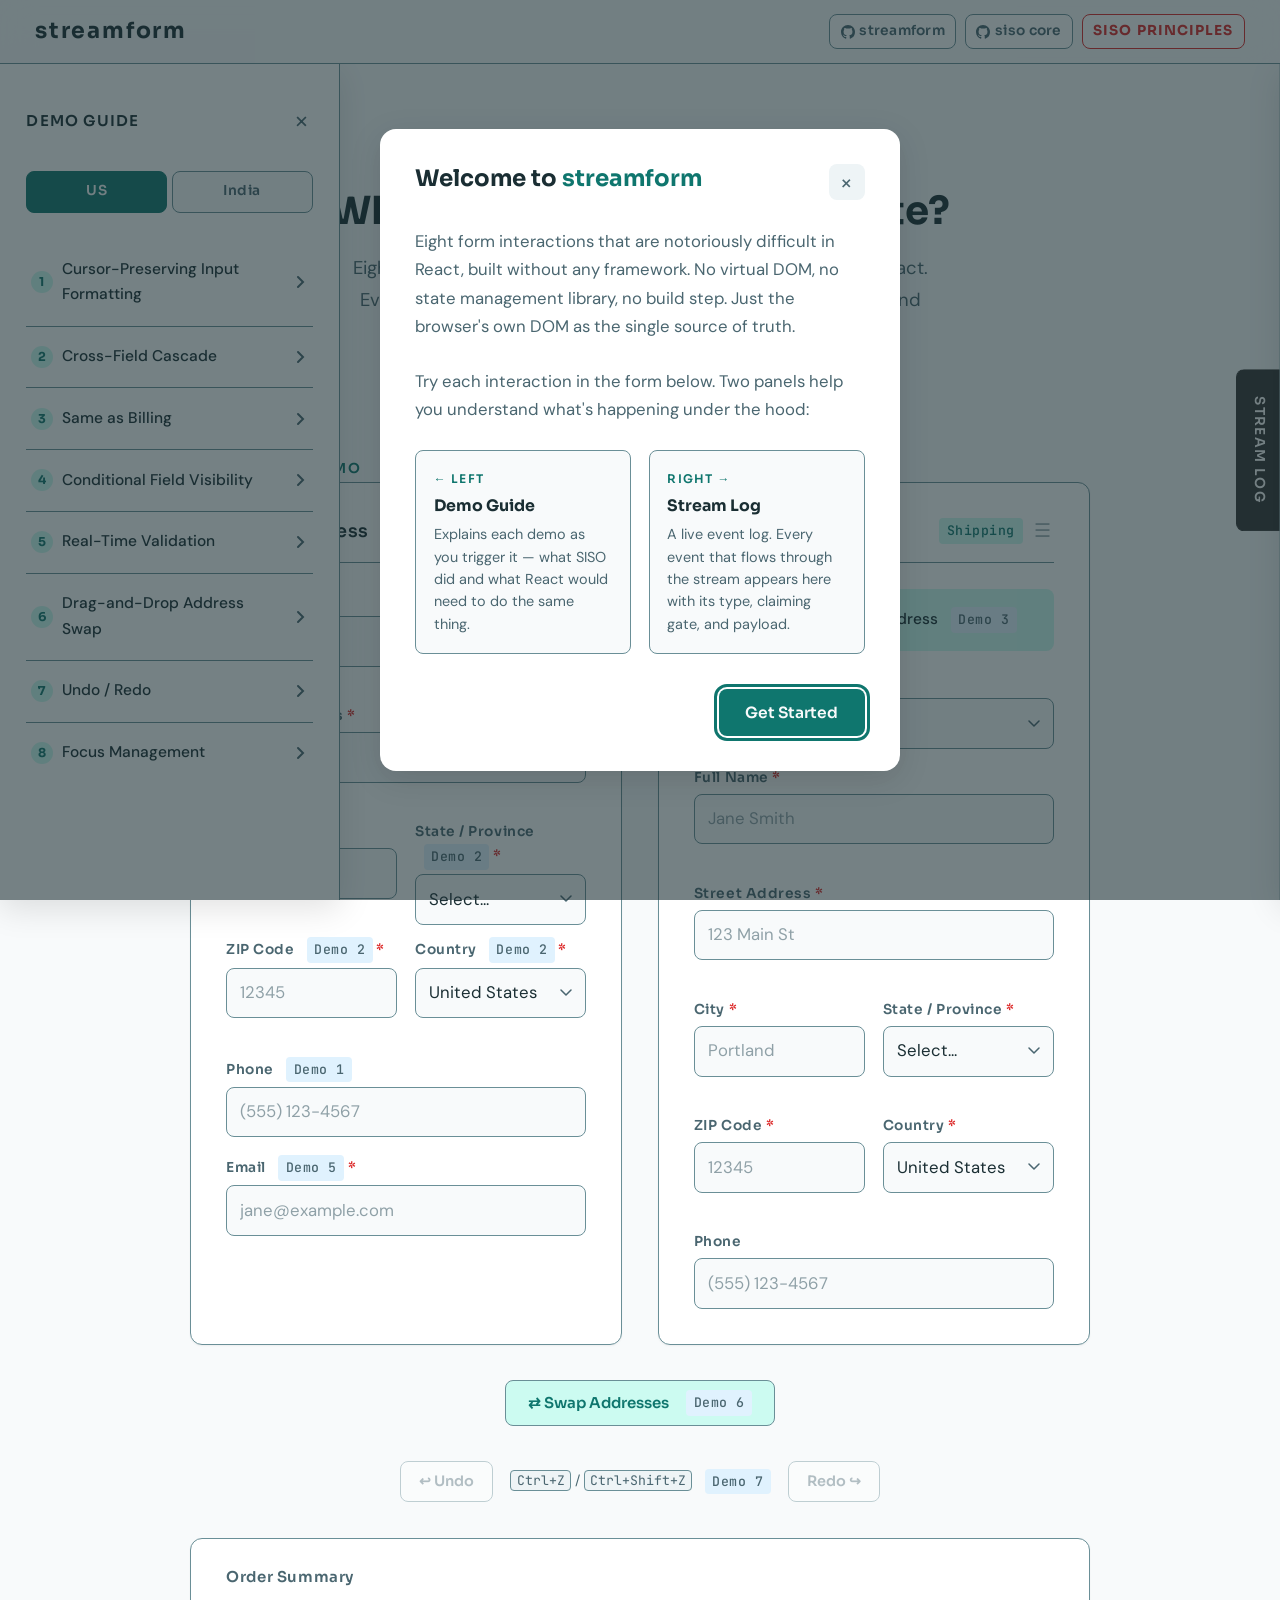
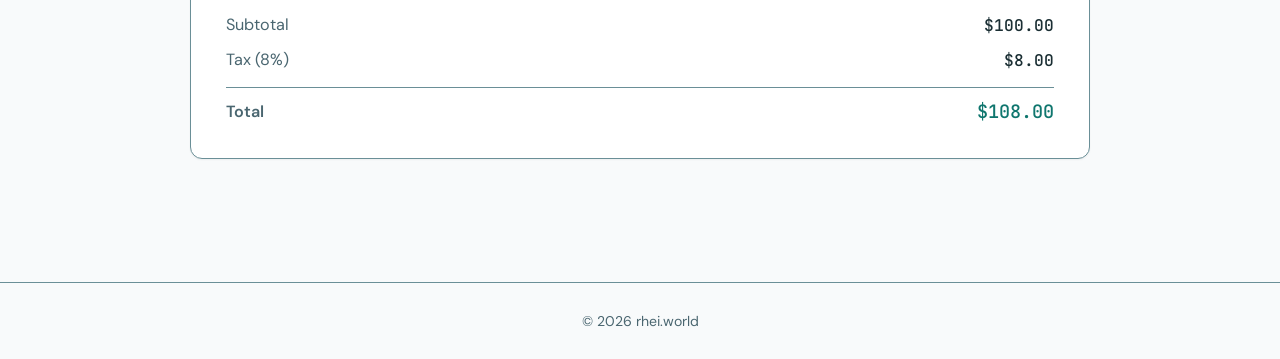
<file: index.html>
<!DOCTYPE html>
<html lang="en">
<head>
  <meta charset="utf-8">
  <meta name="viewport" content="width=device-width, initial-scale=1">
  <title>streamform</title>

  <!-- Fonts -->
  <link rel="preconnect" href="https://fonts.googleapis.com">
  <link rel="preconnect" href="https://fonts.gstatic.com" crossorigin>
  <link href="https://fonts.googleapis.com/css2?family=DM+Sans:wght@400;500;700&family=JetBrains+Mono:wght@400;500&family=Sora:wght@400;600;700&display=swap" rel="stylesheet">

  <!-- CSS -->
  <link rel="stylesheet" href="css/tokens.css">
  <link rel="stylesheet" href="css/reset.css">
  <link rel="stylesheet" href="css/a11y.css">
  <link rel="stylesheet" href="css/layout.css">
  <link rel="stylesheet" href="css/form.css">
  <link rel="stylesheet" href="css/modal.css">
  <link rel="stylesheet" href="css/streamlog.css">
  <link rel="stylesheet" href="css/sidebar.css">
</head>
<body>

  <a href="#main" class="skip-link">Skip to main content</a>

  <header class="site-header" role="banner">
    <a href="https://streamform.rhei.world" class="logo" aria-label="streamform home">streamform</a>
    <nav class="header-nav" aria-label="Project links">
      <a class="header-btn" href="https://github.com/anthropics/streamform" target="_blank" rel="noopener">
        <svg class="header-btn-icon" viewBox="0 0 16 16" fill="currentColor"><path d="M8 0C3.58 0 0 3.58 0 8c0 3.54 2.29 6.53 5.47 7.59.4.07.55-.17.55-.38 0-.19-.01-.82-.01-1.49-2.01.37-2.53-.49-2.69-.94-.09-.23-.48-.94-.82-1.13-.28-.15-.68-.52-.01-.53.63-.01 1.08.58 1.23.82.72 1.21 1.87.87 2.33.66.07-.52.28-.87.51-1.07-1.78-.2-3.64-.89-3.64-3.95 0-.87.31-1.59.82-2.15-.08-.2-.36-1.02.08-2.12 0 0 .67-.21 2.2.82.64-.18 1.32-.27 2-.27s1.36.09 2 .27c1.53-1.04 2.2-.82 2.2-.82.44 1.1.16 1.92.08 2.12.51.56.82 1.27.82 2.15 0 3.07-1.87 3.75-3.65 3.95.29.25.54.73.54 1.48 0 1.07-.01 1.93-.01 2.2 0 .21.15.46.55.38A8.01 8.01 0 0016 8c0-4.42-3.58-8-8-8z"/></svg>
        streamform
      </a>
      <a class="header-btn" href="https://github.com/anthropics/siso-core" target="_blank" rel="noopener">
        <svg class="header-btn-icon" viewBox="0 0 16 16" fill="currentColor"><path d="M8 0C3.58 0 0 3.58 0 8c0 3.54 2.29 6.53 5.47 7.59.4.07.55-.17.55-.38 0-.19-.01-.82-.01-1.49-2.01.37-2.53-.49-2.69-.94-.09-.23-.48-.94-.82-1.13-.28-.15-.68-.52-.01-.53.63-.01 1.08.58 1.23.82.72 1.21 1.87.87 2.33.66.07-.52.28-.87.51-1.07-1.78-.2-3.64-.89-3.64-3.95 0-.87.31-1.59.82-2.15-.08-.2-.36-1.02.08-2.12 0 0 .67-.21 2.2.82.64-.18 1.32-.27 2-.27s1.36.09 2 .27c1.53-1.04 2.2-.82 2.2-.82.44 1.1.16 1.92.08 2.12.51.56.82 1.27.82 2.15 0 3.07-1.87 3.75-3.65 3.95.29.25.54.73.54 1.48 0 1.07-.01 1.93-.01 2.2 0 .21.15.46.55.38A8.01 8.01 0 0016 8c0-4.42-3.58-8-8-8z"/></svg>
        siso core
      </a>
      <a class="header-btn header-btn-principles" href="docs/PRINCIPLES.md" target="_blank" rel="noopener">
          SISO PRINCIPLES
        </a>
    </nav>
    <button class="hamburger-btn" id="hamburger-btn" aria-label="Menu" aria-expanded="false" aria-controls="hamburger-menu">
      <svg viewBox="0 0 24 24" fill="none" stroke="currentColor" stroke-width="2" stroke-linecap="round"><path d="M3 6h18M3 12h18M3 18h18"/></svg>
    </button>
    <div class="hamburger-menu" id="hamburger-menu" data-open="false">
      <a class="hamburger-link" href="https://github.com/anthropics/streamform" target="_blank" rel="noopener">
        <svg class="header-btn-icon" viewBox="0 0 16 16" fill="currentColor"><path d="M8 0C3.58 0 0 3.58 0 8c0 3.54 2.29 6.53 5.47 7.59.4.07.55-.17.55-.38 0-.19-.01-.82-.01-1.49-2.01.37-2.53-.49-2.69-.94-.09-.23-.48-.94-.82-1.13-.28-.15-.68-.52-.01-.53.63-.01 1.08.58 1.23.82.72 1.21 1.87.87 2.33.66.07-.52.28-.87.51-1.07-1.78-.2-3.64-.89-3.64-3.95 0-.87.31-1.59.82-2.15-.08-.2-.36-1.02.08-2.12 0 0 .67-.21 2.2.82.64-.18 1.32-.27 2-.27s1.36.09 2 .27c1.53-1.04 2.2-.82 2.2-.82.44 1.1.16 1.92.08 2.12.51.56.82 1.27.82 2.15 0 3.07-1.87 3.75-3.65 3.95.29.25.54.73.54 1.48 0 1.07-.01 1.93-.01 2.2 0 .21.15.46.55.38A8.01 8.01 0 0016 8c0-4.42-3.58-8-8-8z"/></svg>
        streamform repo
      </a>

      <a class="hamburger-link hamburger-link-principles" href="https://github.com/rhei-y/Siso-Core" target="_blank" rel="noopener">
        <svg class="header-btn-icon" viewBox="0 0 16 16" fill="currentColor"><path d="M8 0C3.58 0 0 3.58 0 8c0 3.54 2.29 6.53 5.47 7.59.4.07.55-.17.55-.38 0-.19-.01-.82-.01-1.49-2.01.37-2.53-.49-2.69-.94-.09-.23-.48-.94-.82-1.13-.28-.15-.68-.52-.01-.53.63-.01 1.08.58 1.23.82.72 1.21 1.87.87 2.33.66.07-.52.28-.87.51-1.07-1.78-.2-3.64-.89-3.64-3.95 0-.87.31-1.59.82-2.15-.08-.2-.36-1.02.08-2.12 0 0 .67-.21 2.2.82.64-.18 1.32-.27 2-.27s1.36.09 2 .27c1.53-1.04 2.2-.82 2.2-.82.44 1.1.16 1.92.08 2.12.51.56.82 1.27.82 2.15 0 3.07-1.87 3.75-3.65 3.95.29.25.54.73.54 1.48 0 1.07-.01 1.93-.01 2.2 0 .21.15.46.55.38A8.01 8.01 0 0016 8c0-4.42-3.58-8-8-8z"/></svg>
        SISO Core Repo
      </a>
    </div>
  </header>

  <main class="main-content" id="main" role="main">

  <div class="page-container">

    <section class="hero-section">
      <h1 class="hero-headline">
        What if the DOM <em>was</em> the state?
      </h1>
      <p class="hero-lede">
        Eight interactions React finds difficult, implemented without React.
        Every action runs live, then a modal explains what happened
        and why React would struggle. Try each interaction below.
      </p>
    </section>

    <section class="demo-section" aria-label="Shipping form demo">
      <span class="section-label">Interactive Demo</span>

      <div class="form-grid" id="form-grid">

        <!-- BILLING -->
        <div class="form-section" id="billing-section" data-address="billing" draggable="true">
          <div class="form-section-header">
            <h2 class="form-section-title">Billing Address</h2>
            <div class="form-section-actions">
              <span class="form-section-badge">Billing</span>
              <span class="drag-handle" aria-hidden="true" title="Drag to swap">&#x2630;</span>
            </div>
          </div>

          <div class="field-group">
            <label class="field-label field-label-required" for="billing-name">Full Name</label>
            <input class="field-input" type="text" id="billing-name" name="billing-name" autocomplete="billing name" placeholder="Jane Smith" required aria-required="true">
            <div class="field-error" id="billing-name-error" aria-live="polite"></div>
          </div>

          <div class="field-group">
            <label class="field-label field-label-required" for="billing-address">Street Address</label>
            <input class="field-input" type="text" id="billing-address" name="billing-address" autocomplete="billing street-address" placeholder="123 Main St" required aria-required="true">
            <div class="field-error" id="billing-address-error" aria-live="polite"></div>
          </div>

          <div class="field-row">
            <div class="field-group">
              <label class="field-label field-label-required" for="billing-city">City</label>
              <input class="field-input" type="text" id="billing-city" name="billing-city" autocomplete="billing address-level2" placeholder="Portland" required aria-required="true">
              <div class="field-error" id="billing-city-error" aria-live="polite"></div>
            </div>
            <div class="field-group">
              <label class="field-label field-label-required" for="billing-state">State / Province <span class="demo-badge">Demo 2</span></label>
              <select class="field-select" id="billing-state" name="billing-state" autocomplete="billing address-level1" required aria-required="true">
                <option value="">Select...</option>
              </select>
            </div>
          </div>

          <div class="field-row">
            <div class="field-group">
              <label class="field-label field-label-required" for="billing-postal">Postal / ZIP <span class="demo-badge">Demo 2</span></label>
              <input class="field-input" type="text" id="billing-postal" name="billing-postal" autocomplete="billing postal-code" placeholder="12345" required aria-required="true">
              <div class="field-error" id="billing-postal-error" aria-live="polite"></div>
            </div>
            <div class="field-group">
              <label class="field-label field-label-required" for="billing-country">Country <span class="demo-badge">Demo 2</span></label>
              <select class="field-select" id="billing-country" name="billing-country" autocomplete="billing country" required aria-required="true">
                <option value="US">United States</option>
                <option value="CA">Canada</option>
                <option value="GB">United Kingdom</option>
                <option value="AU">Australia</option>
                <option value="DE">Germany</option>
                <option value="JP">Japan</option>
                <option value="IN">India</option>
              </select>
            </div>
          </div>

          <div class="field-group">
            <label class="field-label" for="billing-phone">Phone <span class="demo-badge">Demo 1</span></label>
            <input class="field-input" type="tel" id="billing-phone" name="billing-phone" autocomplete="billing tel" placeholder="(555) 123-4567" data-format="phone">
          </div>

          <div class="field-group">
            <label class="field-label field-label-required" for="billing-email">Email <span class="demo-badge">Demo 5</span></label>
            <input class="field-input" type="email" id="billing-email" name="billing-email" autocomplete="billing email" placeholder="jane@example.com" required aria-required="true">
            <div class="field-error" id="billing-email-error" aria-live="polite"></div>
          </div>
        </div>

        <!-- SHIPPING -->
        <div class="form-section" id="shipping-section" data-address="shipping" draggable="true">
          <div class="form-section-header">
            <h2 class="form-section-title">Shipping Address</h2>
            <div class="form-section-actions">
              <span class="form-section-badge">Shipping</span>
              <span class="drag-handle" aria-hidden="true" title="Drag to swap">&#x2630;</span>
            </div>
          </div>

          <label class="checkbox-group" id="same-as-billing-group">
            <input class="checkbox-input" type="checkbox" id="same-as-billing" name="same-as-billing">
            <span class="checkbox-label">Same as billing address <span class="demo-badge">Demo 3</span></span>
          </label>

          <div class="field-group shipping-type-group">
            <label class="field-label" for="shipping-type">Shipping Type <span class="demo-badge">Demo 4</span></label>
            <select class="field-select" id="shipping-type" name="shipping-type">
              <option value="personal">Personal</option>
              <option value="business">Business</option>
            </select>
          </div>

          <div class="field-group conditional-field" id="company-name-group" style="display:none" aria-hidden="true">
            <label class="field-label" for="shipping-company">Company Name</label>
            <input class="field-input" type="text" id="shipping-company" name="shipping-company" placeholder="Acme Corp">
          </div>

          <div class="field-group">
            <label class="field-label field-label-required" for="shipping-name">Full Name</label>
            <input class="field-input" type="text" id="shipping-name" name="shipping-name" autocomplete="shipping name" placeholder="Jane Smith" required aria-required="true">
            <div class="field-error" id="shipping-name-error" aria-live="polite"></div>
          </div>

          <div class="field-group">
            <label class="field-label field-label-required" for="shipping-address">Street Address</label>
            <input class="field-input" type="text" id="shipping-address" name="shipping-address" autocomplete="shipping street-address" placeholder="123 Main St" required aria-required="true">
            <div class="field-error" id="shipping-address-error" aria-live="polite"></div>
          </div>

          <div class="field-row">
            <div class="field-group">
              <label class="field-label field-label-required" for="shipping-city">City</label>
              <input class="field-input" type="text" id="shipping-city" name="shipping-city" autocomplete="shipping address-level2" placeholder="Portland" required aria-required="true">
              <div class="field-error" id="shipping-city-error" aria-live="polite"></div>
            </div>
            <div class="field-group">
              <label class="field-label field-label-required" for="shipping-state">State / Province</label>
              <select class="field-select" id="shipping-state" name="shipping-state" autocomplete="shipping address-level1" required aria-required="true">
                <option value="">Select...</option>
              </select>
            </div>
          </div>

          <div class="field-row">
            <div class="field-group">
              <label class="field-label field-label-required" for="shipping-postal">Postal / ZIP</label>
              <input class="field-input" type="text" id="shipping-postal" name="shipping-postal" autocomplete="shipping postal-code" placeholder="12345" required aria-required="true">
              <div class="field-error" id="shipping-postal-error" aria-live="polite"></div>
            </div>
            <div class="field-group">
              <label class="field-label field-label-required" for="shipping-country">Country</label>
              <select class="field-select" id="shipping-country" name="shipping-country" autocomplete="shipping country" required aria-required="true">
                <option value="US">United States</option>
                <option value="CA">Canada</option>
                <option value="GB">United Kingdom</option>
                <option value="AU">Australia</option>
                <option value="DE">Germany</option>
                <option value="JP">Japan</option>
                <option value="IN">India</option>
              </select>
            </div>
          </div>

          <div class="field-group">
            <label class="field-label" for="shipping-phone">Phone</label>
            <input class="field-input" type="tel" id="shipping-phone" name="shipping-phone" autocomplete="shipping tel" placeholder="(555) 123-4567" data-format="phone">
          </div>
        </div>

      </div><!-- .form-grid -->

      <!-- Swap button -->
      <div class="swap-row">
        <button class="swap-button" id="swap-addresses" type="button" aria-label="Swap billing and shipping addresses">&#x21C4; Swap Addresses <span class="demo-badge">Demo 6</span></button>
      </div>

      <!-- Undo / Redo toolbar -->
      <div class="undo-toolbar" role="toolbar" aria-label="Undo and redo form changes">
        <button class="undo-btn" id="undo-btn" type="button" disabled aria-label="Undo last change">&#x21A9; Undo</button>
        <span class="undo-label"><kbd class="undo-kbd">Ctrl+Z</kbd> / <kbd class="undo-kbd">Ctrl+Shift+Z</kbd> <span class="demo-badge">Demo 7</span></span>
        <button class="undo-btn" id="redo-btn" type="button" disabled aria-label="Redo last undone change">Redo &#x21AA;</button>
      </div>

      <!-- Tax summary -->
      <div class="tax-summary" id="tax-summary">
        <div class="tax-summary-title">Order Summary</div>
        <div class="tax-row">
          <span class="tax-row-label">Subtotal</span>
          <span class="tax-row-value" id="tax-subtotal">$100.00</span>
        </div>
        <div class="tax-row">
          <span class="tax-row-label">Tax (<span id="tax-rate-label">0%</span>)</span>
          <span class="tax-row-value" id="tax-amount">$0.00</span>
        </div>
        <div class="tax-row tax-row-total">
          <span class="tax-row-label">Total</span>
          <span class="tax-row-value" id="tax-total">$100.00</span>
        </div>
      </div>

    </section>

  </div>

  <!-- Modal -->
  <!-- Welcome modal -->
  <div class="welcome-overlay" id="welcome-modal" data-open="true" role="dialog" aria-modal="true" aria-labelledby="welcome-title">
    <div class="welcome-card">
      <div class="welcome-header">
        <h2 class="welcome-title" id="welcome-title">Welcome to <em>streamform</em></h2>
        <button class="welcome-close" id="welcome-close" aria-label="Close">&times;</button>
      </div>
      <div class="welcome-body">
        <p class="welcome-text">
          Eight form interactions that are notoriously difficult in React,
          built without any framework. No virtual DOM, no state management
          library, no build step. Just the browser's own DOM as the single
          source of truth.
        </p>
        <p class="welcome-text">
          Try each interaction in the form below. Two panels help you
          understand what's happening under the hood:
        </p>
        <div class="welcome-pointers">
          <div class="welcome-pointer">
            <div class="welcome-pointer-dir">&larr; Left</div>
            <div class="welcome-pointer-name">Demo Guide</div>
            <div class="welcome-pointer-desc">
              Explains each demo as you trigger it — what SISO did
              and what React would need to do the same thing.
            </div>
          </div>
          <div class="welcome-pointer">
            <div class="welcome-pointer-dir">Right &rarr;</div>
            <div class="welcome-pointer-name">Stream Log</div>
            <div class="welcome-pointer-desc">
              A live event log. Every event that flows through the
              stream appears here with its type, claiming gate, and payload.
            </div>
          </div>
        </div>
      </div>
      <div class="welcome-footer">
        <button class="welcome-start-btn" id="welcome-start">Get Started</button>
      </div>
    </div>
  </div>

  <div class="modal-overlay" id="demo-modal" aria-hidden="true" role="dialog" aria-modal="true" aria-labelledby="modal-title">
    <div class="modal-card">
      <div class="modal-header">
        <div>
          <div class="modal-demo-number" id="modal-demo-number"></div>
          <h2 class="modal-title" id="modal-title"></h2>
        </div>
        <button class="modal-close" id="modal-close" aria-label="Close modal">&times;</button>
      </div>
      <div class="modal-body">
        <div class="modal-section">
          <div class="modal-section-label modal-section-label-siso">How this works</div>
          <div class="modal-section-text" id="modal-siso-text"></div>
        </div>
        <div class="modal-section">
          <div class="modal-section-label modal-section-label-react">In React, you'd need...</div>
          <div class="modal-section-text" id="modal-react-text"></div>
        </div>
      </div>
      <div class="modal-footer">
        <label class="modal-dismiss-group">
          <input class="modal-dismiss-checkbox" type="checkbox" id="modal-dismiss-check">
          <span>Don't show this again</span>
        </label>
        <button class="modal-close-btn" id="modal-close-btn">Got it</button>
      </div>
    </div>
  </div>

  </main>

  <footer class="site-footer" role="contentinfo">
    &copy; 2026 rhei.world
  </footer>

  <!-- Demo Guide sidebar -->
  <button
    class="sidebar-tab"
    id="sidebar-tab"
    aria-label="Toggle demo guide"
    aria-expanded="false"
    aria-controls="sidebar-panel"
  >Demo Guide</button>

  <aside
    class="sidebar-panel"
    id="sidebar-panel"
    aria-label="Demo guide"
    role="complementary"
  >
    <div class="sidebar-panel-header">
      <span>Demo Guide</span>
      <button
        class="sidebar-panel-close"
        id="sidebar-panel-close"
        aria-label="Close demo guide"
      >&times;</button>
    </div>

    <div class="locale-switcher" role="navigation" aria-label="Locale">
      <a class="locale-btn" href="./" aria-current="page">US</a>
      <a class="locale-btn" href="in/">India</a>
    </div>

    <ul class="demo-accordion" id="demo-accordion"></ul>
  </aside>

  <!-- StreamLog slide-out panel -->
  <button
    class="streamlog-tab"
    id="streamlog-tab"
    aria-label="Toggle stream event log"
    aria-expanded="false"
    aria-controls="streamlog-panel"
  >Stream Log</button>

  <aside
    class="streamlog-panel"
    id="streamlog-panel"
    aria-label="Stream event log"
    role="complementary"
  >
    <div class="streamlog-panel-header">
      <span>Stream Log</span>
      <button
        class="streamlog-panel-close"
        id="streamlog-panel-close"
        aria-label="Close stream log"
      >&times;</button>
    </div>
    <p class="streamlog-empty" id="streamlog-empty">
      Interact with the form to see events appear here.
    </p>
    <div id="streamlog-entries" aria-live="polite"></div>
  </aside>

  <script type="module" src="js/app.js"></script>

</body>
</html>
</file>
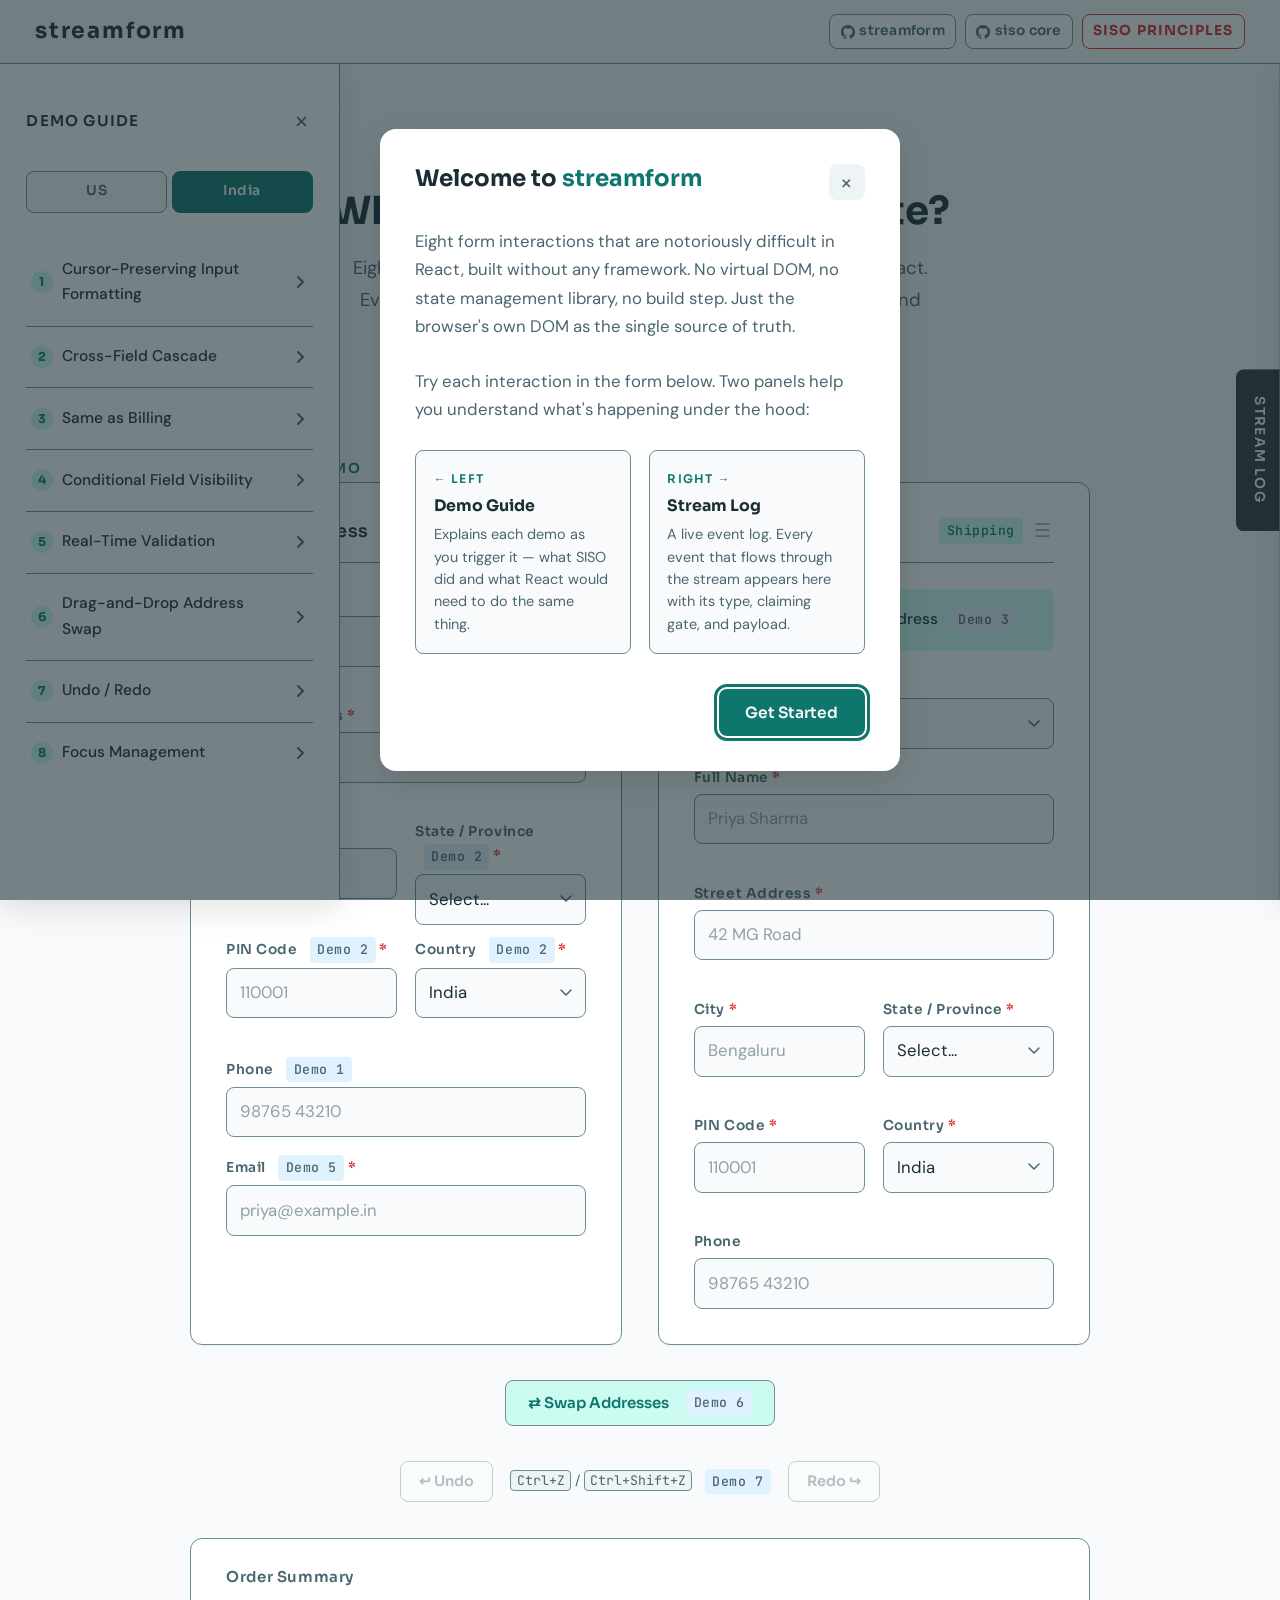
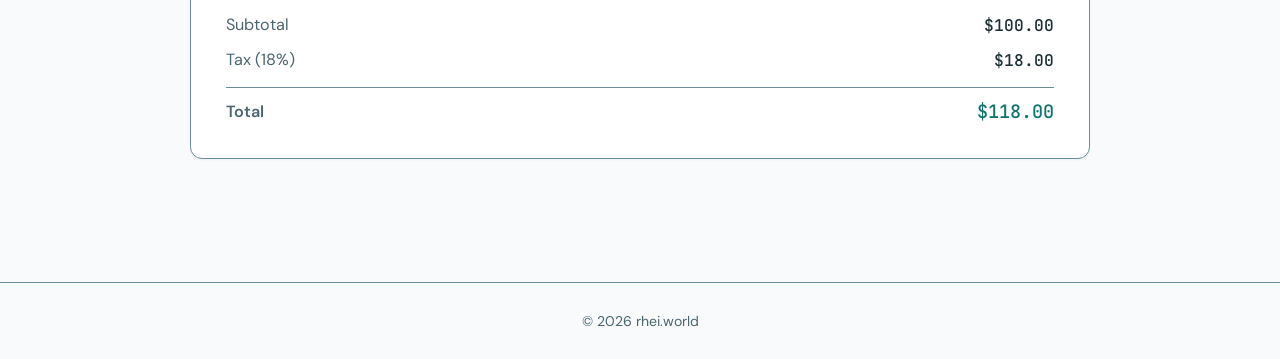
<file: in/index.html>
<!DOCTYPE html>
<html lang="en">
<head>
  <meta charset="utf-8">
  <meta name="viewport" content="width=device-width, initial-scale=1">
  <title>streamform — India</title>

  <!-- Fonts -->
  <link rel="preconnect" href="https://fonts.googleapis.com">
  <link rel="preconnect" href="https://fonts.gstatic.com" crossorigin>
  <link href="https://fonts.googleapis.com/css2?family=DM+Sans:wght@400;500;700&family=JetBrains+Mono:wght@400;500&family=Sora:wght@400;600;700&display=swap" rel="stylesheet">

  <!-- CSS -->
  <link rel="stylesheet" href="../css/tokens.css">
  <link rel="stylesheet" href="../css/reset.css">
  <link rel="stylesheet" href="../css/a11y.css">
  <link rel="stylesheet" href="../css/layout.css">
  <link rel="stylesheet" href="../css/form.css">
  <link rel="stylesheet" href="../css/modal.css">
  <link rel="stylesheet" href="../css/streamlog.css">
  <link rel="stylesheet" href="../css/sidebar.css">
</head>
<body>

  <a href="#main" class="skip-link">Skip to main content</a>

  <header class="site-header" role="banner">
    <a href="https://in.rhei.world" class="logo" aria-label="streamform home">streamform</a>
    <nav class="header-nav" aria-label="Project links">
      <a class="header-btn" href="https://github.com/anthropics/streamform" target="_blank" rel="noopener">
        <svg class="header-btn-icon" viewBox="0 0 16 16" fill="currentColor"><path d="M8 0C3.58 0 0 3.58 0 8c0 3.54 2.29 6.53 5.47 7.59.4.07.55-.17.55-.38 0-.19-.01-.82-.01-1.49-2.01.37-2.53-.49-2.69-.94-.09-.23-.48-.94-.82-1.13-.28-.15-.68-.52-.01-.53.63-.01 1.08.58 1.23.82.72 1.21 1.87.87 2.33.66.07-.52.28-.87.51-1.07-1.78-.2-3.64-.89-3.64-3.95 0-.87.31-1.59.82-2.15-.08-.2-.36-1.02.08-2.12 0 0 .67-.21 2.2.82.64-.18 1.32-.27 2-.27s1.36.09 2 .27c1.53-1.04 2.2-.82 2.2-.82.44 1.1.16 1.92.08 2.12.51.56.82 1.27.82 2.15 0 3.07-1.87 3.75-3.65 3.95.29.25.54.73.54 1.48 0 1.07-.01 1.93-.01 2.2 0 .21.15.46.55.38A8.01 8.01 0 0016 8c0-4.42-3.58-8-8-8z"/></svg>
        streamform
      </a>
      <a class="header-btn" href="https://github.com/anthropics/siso-core" target="_blank" rel="noopener">
        <svg class="header-btn-icon" viewBox="0 0 16 16" fill="currentColor"><path d="M8 0C3.58 0 0 3.58 0 8c0 3.54 2.29 6.53 5.47 7.59.4.07.55-.17.55-.38 0-.19-.01-.82-.01-1.49-2.01.37-2.53-.49-2.69-.94-.09-.23-.48-.94-.82-1.13-.28-.15-.68-.52-.01-.53.63-.01 1.08.58 1.23.82.72 1.21 1.87.87 2.33.66.07-.52.28-.87.51-1.07-1.78-.2-3.64-.89-3.64-3.95 0-.87.31-1.59.82-2.15-.08-.2-.36-1.02.08-2.12 0 0 .67-.21 2.2.82.64-.18 1.32-.27 2-.27s1.36.09 2 .27c1.53-1.04 2.2-.82 2.2-.82.44 1.1.16 1.92.08 2.12.51.56.82 1.27.82 2.15 0 3.07-1.87 3.75-3.65 3.95.29.25.54.73.54 1.48 0 1.07-.01 1.93-.01 2.2 0 .21.15.46.55.38A8.01 8.01 0 0016 8c0-4.42-3.58-8-8-8z"/></svg>
        siso core
      </a>
      <a class="header-btn header-btn-principles" href="../docs/PRINCIPLES.md" target="_blank" rel="noopener">
          SISO PRINCIPLES
        </a>
    </nav>
    <button class="hamburger-btn" id="hamburger-btn" aria-label="Menu" aria-expanded="false" aria-controls="hamburger-menu">
      <svg viewBox="0 0 24 24" fill="none" stroke="currentColor" stroke-width="2" stroke-linecap="round"><path d="M3 6h18M3 12h18M3 18h18"/></svg>
    </button>
    <div class="hamburger-menu" id="hamburger-menu" data-open="false">
      <a class="hamburger-link" href="https://github.com/anthropics/streamform" target="_blank" rel="noopener">
        <svg class="header-btn-icon" viewBox="0 0 16 16" fill="currentColor"><path d="M8 0C3.58 0 0 3.58 0 8c0 3.54 2.29 6.53 5.47 7.59.4.07.55-.17.55-.38 0-.19-.01-.82-.01-1.49-2.01.37-2.53-.49-2.69-.94-.09-.23-.48-.94-.82-1.13-.28-.15-.68-.52-.01-.53.63-.01 1.08.58 1.23.82.72 1.21 1.87.87 2.33.66.07-.52.28-.87.51-1.07-1.78-.2-3.64-.89-3.64-3.95 0-.87.31-1.59.82-2.15-.08-.2-.36-1.02.08-2.12 0 0 .67-.21 2.2.82.64-.18 1.32-.27 2-.27s1.36.09 2 .27c1.53-1.04 2.2-.82 2.2-.82.44 1.1.16 1.92.08 2.12.51.56.82 1.27.82 2.15 0 3.07-1.87 3.75-3.65 3.95.29.25.54.73.54 1.48 0 1.07-.01 1.93-.01 2.2 0 .21.15.46.55.38A8.01 8.01 0 0016 8c0-4.42-3.58-8-8-8z"/></svg>
        streamform repo
      </a>
      <a class="hamburger-link" href="https://github.com/anthropics/siso-core" target="_blank" rel="noopener">
        <svg class="header-btn-icon" viewBox="0 0 16 16" fill="currentColor"><path d="M8 0C3.58 0 0 3.58 0 8c0 3.54 2.29 6.53 5.47 7.59.4.07.55-.17.55-.38 0-.19-.01-.82-.01-1.49-2.01.37-2.53-.49-2.69-.94-.09-.23-.48-.94-.82-1.13-.28-.15-.68-.52-.01-.53.63-.01 1.08.58 1.23.82.72 1.21 1.87.87 2.33.66.07-.52.28-.87.51-1.07-1.78-.2-3.64-.89-3.64-3.95 0-.87.31-1.59.82-2.15-.08-.2-.36-1.02.08-2.12 0 0 .67-.21 2.2.82.64-.18 1.32-.27 2-.27s1.36.09 2 .27c1.53-1.04 2.2-.82 2.2-.82.44 1.1.16 1.92.08 2.12.51.56.82 1.27.82 2.15 0 3.07-1.87 3.75-3.65 3.95.29.25.54.73.54 1.48 0 1.07-.01 1.93-.01 2.2 0 .21.15.46.55.38A8.01 8.01 0 0016 8c0-4.42-3.58-8-8-8z"/></svg>
        siso core repo
      </a>
      <a class="hamburger-link hamburger-link-principles" href="../docs/PRINCIPLES.md" target="_blank" rel="noopener">
        SISO Principles
      </a>
    </div>
  </header>

  <main class="main-content" id="main" role="main">

  <div class="page-container">

    <section class="hero-section">
      <h1 class="hero-headline">
        What if the DOM <em>was</em> the state?
      </h1>
      <p class="hero-lede">
        Eight interactions React finds difficult, implemented without React.
        Every action runs live, then a modal explains what happened
        and why React would struggle. Try each interaction below.
      </p>
    </section>

    <section class="demo-section" aria-label="Shipping form demo">
      <span class="section-label">Interactive Demo</span>

      <div class="form-grid" id="form-grid">

        <!-- BILLING -->
        <div class="form-section" id="billing-section" data-address="billing" draggable="true">
          <div class="form-section-header">
            <h2 class="form-section-title">Billing Address</h2>
            <div class="form-section-actions">
              <span class="form-section-badge">Billing</span>
              <span class="drag-handle" aria-hidden="true" title="Drag to swap">&#x2630;</span>
            </div>
          </div>

          <div class="field-group">
            <label class="field-label field-label-required" for="billing-name">Full Name</label>
            <input class="field-input" type="text" id="billing-name" name="billing-name" autocomplete="billing name" placeholder="Priya Sharma" required aria-required="true">
            <div class="field-error" id="billing-name-error" aria-live="polite"></div>
          </div>

          <div class="field-group">
            <label class="field-label field-label-required" for="billing-address">Street Address</label>
            <input class="field-input" type="text" id="billing-address" name="billing-address" autocomplete="billing street-address" placeholder="42 MG Road" required aria-required="true">
            <div class="field-error" id="billing-address-error" aria-live="polite"></div>
          </div>

          <div class="field-row">
            <div class="field-group">
              <label class="field-label field-label-required" for="billing-city">City</label>
              <input class="field-input" type="text" id="billing-city" name="billing-city" autocomplete="billing address-level2" placeholder="Mumbai" required aria-required="true">
              <div class="field-error" id="billing-city-error" aria-live="polite"></div>
            </div>
            <div class="field-group">
              <label class="field-label field-label-required" for="billing-state">State / Province <span class="demo-badge">Demo 2</span></label>
              <select class="field-select" id="billing-state" name="billing-state" autocomplete="billing address-level1" required aria-required="true">
                <option value="">Select...</option>
              </select>
            </div>
          </div>

          <div class="field-row">
            <div class="field-group">
              <label class="field-label field-label-required" for="billing-postal">Postal / ZIP <span class="demo-badge">Demo 2</span></label>
              <input class="field-input" type="text" id="billing-postal" name="billing-postal" autocomplete="billing postal-code" placeholder="110001" required aria-required="true">
              <div class="field-error" id="billing-postal-error" aria-live="polite"></div>
            </div>
            <div class="field-group">
              <label class="field-label field-label-required" for="billing-country">Country <span class="demo-badge">Demo 2</span></label>
              <select class="field-select" id="billing-country" name="billing-country" autocomplete="billing country" required aria-required="true">
                <option value="IN" selected>India</option>
                <option value="US">United States</option>
                <option value="CA">Canada</option>
                <option value="GB">United Kingdom</option>
                <option value="AU">Australia</option>
                <option value="DE">Germany</option>
                <option value="JP">Japan</option>
              </select>
            </div>
          </div>

          <div class="field-group">
            <label class="field-label" for="billing-phone">Phone <span class="demo-badge">Demo 1</span></label>
            <input class="field-input" type="tel" id="billing-phone" name="billing-phone" autocomplete="billing tel" placeholder="98765 43210" data-format="phone">
          </div>

          <div class="field-group">
            <label class="field-label field-label-required" for="billing-email">Email <span class="demo-badge">Demo 5</span></label>
            <input class="field-input" type="email" id="billing-email" name="billing-email" autocomplete="billing email" placeholder="priya@example.in" required aria-required="true">
            <div class="field-error" id="billing-email-error" aria-live="polite"></div>
          </div>
        </div>

        <!-- SHIPPING -->
        <div class="form-section" id="shipping-section" data-address="shipping" draggable="true">
          <div class="form-section-header">
            <h2 class="form-section-title">Shipping Address</h2>
            <div class="form-section-actions">
              <span class="form-section-badge">Shipping</span>
              <span class="drag-handle" aria-hidden="true" title="Drag to swap">&#x2630;</span>
            </div>
          </div>

          <label class="checkbox-group" id="same-as-billing-group">
            <input class="checkbox-input" type="checkbox" id="same-as-billing" name="same-as-billing">
            <span class="checkbox-label">Same as billing address <span class="demo-badge">Demo 3</span></span>
          </label>

          <div class="field-group shipping-type-group">
            <label class="field-label" for="shipping-type">Shipping Type <span class="demo-badge">Demo 4</span></label>
            <select class="field-select" id="shipping-type" name="shipping-type">
              <option value="personal">Personal</option>
              <option value="business">Business</option>
            </select>
          </div>

          <div class="field-group conditional-field" id="company-name-group" style="display:none" aria-hidden="true">
            <label class="field-label" for="shipping-company">Company Name</label>
            <input class="field-input" type="text" id="shipping-company" name="shipping-company" placeholder="Tata Consultancy Services">
          </div>

          <div class="field-group">
            <label class="field-label field-label-required" for="shipping-name">Full Name</label>
            <input class="field-input" type="text" id="shipping-name" name="shipping-name" autocomplete="shipping name" placeholder="Priya Sharma" required aria-required="true">
            <div class="field-error" id="shipping-name-error" aria-live="polite"></div>
          </div>

          <div class="field-group">
            <label class="field-label field-label-required" for="shipping-address">Street Address</label>
            <input class="field-input" type="text" id="shipping-address" name="shipping-address" autocomplete="shipping street-address" placeholder="42 MG Road" required aria-required="true">
            <div class="field-error" id="shipping-address-error" aria-live="polite"></div>
          </div>

          <div class="field-row">
            <div class="field-group">
              <label class="field-label field-label-required" for="shipping-city">City</label>
              <input class="field-input" type="text" id="shipping-city" name="shipping-city" autocomplete="shipping address-level2" placeholder="Bengaluru" required aria-required="true">
              <div class="field-error" id="shipping-city-error" aria-live="polite"></div>
            </div>
            <div class="field-group">
              <label class="field-label field-label-required" for="shipping-state">State / Province</label>
              <select class="field-select" id="shipping-state" name="shipping-state" autocomplete="shipping address-level1" required aria-required="true">
                <option value="">Select...</option>
              </select>
            </div>
          </div>

          <div class="field-row">
            <div class="field-group">
              <label class="field-label field-label-required" for="shipping-postal">Postal / ZIP</label>
              <input class="field-input" type="text" id="shipping-postal" name="shipping-postal" autocomplete="shipping postal-code" placeholder="110001" required aria-required="true">
              <div class="field-error" id="shipping-postal-error" aria-live="polite"></div>
            </div>
            <div class="field-group">
              <label class="field-label field-label-required" for="shipping-country">Country</label>
              <select class="field-select" id="shipping-country" name="shipping-country" autocomplete="shipping country" required aria-required="true">
                <option value="IN" selected>India</option>
                <option value="US">United States</option>
                <option value="CA">Canada</option>
                <option value="GB">United Kingdom</option>
                <option value="AU">Australia</option>
                <option value="DE">Germany</option>
                <option value="JP">Japan</option>
              </select>
            </div>
          </div>

          <div class="field-group">
            <label class="field-label" for="shipping-phone">Phone</label>
            <input class="field-input" type="tel" id="shipping-phone" name="shipping-phone" autocomplete="shipping tel" placeholder="98765 43210" data-format="phone">
          </div>
        </div>

      </div><!-- .form-grid -->

      <!-- Swap button -->
      <div class="swap-row">
        <button class="swap-button" id="swap-addresses" type="button" aria-label="Swap billing and shipping addresses">&#x21C4; Swap Addresses <span class="demo-badge">Demo 6</span></button>
      </div>

      <!-- Undo / Redo toolbar -->
      <div class="undo-toolbar" role="toolbar" aria-label="Undo and redo form changes">
        <button class="undo-btn" id="undo-btn" type="button" disabled aria-label="Undo last change">&#x21A9; Undo</button>
        <span class="undo-label"><kbd class="undo-kbd">Ctrl+Z</kbd> / <kbd class="undo-kbd">Ctrl+Shift+Z</kbd> <span class="demo-badge">Demo 7</span></span>
        <button class="undo-btn" id="redo-btn" type="button" disabled aria-label="Redo last undone change">Redo &#x21AA;</button>
      </div>

      <!-- Tax summary -->
      <div class="tax-summary" id="tax-summary">
        <div class="tax-summary-title">Order Summary</div>
        <div class="tax-row">
          <span class="tax-row-label">Subtotal</span>
          <span class="tax-row-value" id="tax-subtotal">$100.00</span>
        </div>
        <div class="tax-row">
          <span class="tax-row-label">Tax (<span id="tax-rate-label">0%</span>)</span>
          <span class="tax-row-value" id="tax-amount">$0.00</span>
        </div>
        <div class="tax-row tax-row-total">
          <span class="tax-row-label">Total</span>
          <span class="tax-row-value" id="tax-total">$100.00</span>
        </div>
      </div>

    </section>

  </div>

  <!-- Modal -->
  <!-- Welcome modal -->
  <div class="welcome-overlay" id="welcome-modal" data-open="true" role="dialog" aria-modal="true" aria-labelledby="welcome-title">
    <div class="welcome-card">
      <div class="welcome-header">
        <h2 class="welcome-title" id="welcome-title">Welcome to <em>streamform</em></h2>
        <button class="welcome-close" id="welcome-close" aria-label="Close">&times;</button>
      </div>
      <div class="welcome-body">
        <p class="welcome-text">
          Eight form interactions that are notoriously difficult in React,
          built without any framework. No virtual DOM, no state management
          library, no build step. Just the browser's own DOM as the single
          source of truth.
        </p>
        <p class="welcome-text">
          Try each interaction in the form below. Two panels help you
          understand what's happening under the hood:
        </p>
        <div class="welcome-pointers">
          <div class="welcome-pointer">
            <div class="welcome-pointer-dir">&larr; Left</div>
            <div class="welcome-pointer-name">Demo Guide</div>
            <div class="welcome-pointer-desc">
              Explains each demo as you trigger it — what SISO did
              and what React would need to do the same thing.
            </div>
          </div>
          <div class="welcome-pointer">
            <div class="welcome-pointer-dir">Right &rarr;</div>
            <div class="welcome-pointer-name">Stream Log</div>
            <div class="welcome-pointer-desc">
              A live event log. Every event that flows through the
              stream appears here with its type, claiming gate, and payload.
            </div>
          </div>
        </div>
      </div>
      <div class="welcome-footer">
        <button class="welcome-start-btn" id="welcome-start">Get Started</button>
      </div>
    </div>
  </div>

  <div class="modal-overlay" id="demo-modal" aria-hidden="true" role="dialog" aria-modal="true" aria-labelledby="modal-title">
    <div class="modal-card">
      <div class="modal-header">
        <div>
          <div class="modal-demo-number" id="modal-demo-number"></div>
          <h2 class="modal-title" id="modal-title"></h2>
        </div>
        <button class="modal-close" id="modal-close" aria-label="Close modal">&times;</button>
      </div>
      <div class="modal-body">
        <div class="modal-section">
          <div class="modal-section-label modal-section-label-siso">How this works</div>
          <div class="modal-section-text" id="modal-siso-text"></div>
        </div>
        <div class="modal-section">
          <div class="modal-section-label modal-section-label-react">In React, you'd need...</div>
          <div class="modal-section-text" id="modal-react-text"></div>
        </div>
      </div>
      <div class="modal-footer">
        <label class="modal-dismiss-group">
          <input class="modal-dismiss-checkbox" type="checkbox" id="modal-dismiss-check">
          <span>Don't show this again</span>
        </label>
        <button class="modal-close-btn" id="modal-close-btn">Got it</button>
      </div>
    </div>
  </div>

  </main>

  <footer class="site-footer" role="contentinfo">
    &copy; 2026 rhei.world
  </footer>

  <!-- Demo Guide sidebar -->
  <button
    class="sidebar-tab"
    id="sidebar-tab"
    aria-label="Toggle demo guide"
    aria-expanded="false"
    aria-controls="sidebar-panel"
  >Demo Guide</button>

  <aside
    class="sidebar-panel"
    id="sidebar-panel"
    aria-label="Demo guide"
    role="complementary"
  >
    <div class="sidebar-panel-header">
      <span>Demo Guide</span>
      <button
        class="sidebar-panel-close"
        id="sidebar-panel-close"
        aria-label="Close demo guide"
      >&times;</button>
    </div>

    <div class="locale-switcher" role="navigation" aria-label="Locale">
      <a class="locale-btn" href="../">US</a>
      <a class="locale-btn" href="./" aria-current="page">India</a>
    </div>

    <ul class="demo-accordion" id="demo-accordion"></ul>
  </aside>

  <!-- StreamLog slide-out panel -->
  <button
    class="streamlog-tab"
    id="streamlog-tab"
    aria-label="Toggle stream event log"
    aria-expanded="false"
    aria-controls="streamlog-panel"
  >Stream Log</button>

  <aside
    class="streamlog-panel"
    id="streamlog-panel"
    aria-label="Stream event log"
    role="complementary"
  >
    <div class="streamlog-panel-header">
      <span>Stream Log</span>
      <button
        class="streamlog-panel-close"
        id="streamlog-panel-close"
        aria-label="Close stream log"
      >&times;</button>
    </div>
    <p class="streamlog-empty" id="streamlog-empty">
      Interact with the form to see events appear here.
    </p>
    <div id="streamlog-entries" aria-live="polite"></div>
  </aside>

  <script type="module" src="../js/app.js"></script>

</body>
</html>
</file>
<file: css/tokens.css>
/* --- TOKENS --- */
/* Light palette, spacing, radii, shadows */
/* All comments use ASCII only to avoid encoding issues */

:root {
  /* --- Backgrounds --- */
  --bg-deep: #f8fafb;
  --bg-mid: #eef4f6;
  --bg-surface: #ffffff;

  /* --- Text --- */
  --text: #1a2e33;
  --text-secondary: #4a6670;
  --text-inverse: #f8fafb;

  /* --- Brand accents --- */
  --green-light: #0d9466;
  --green-mid: #0d9466;
  --green-soft: #d1fae5;
  --green-glow: rgba(13, 148, 102, 0.12);

  --teal: #0f766e;
  --teal-soft: #ccfbf1;
  --teal-glow: rgba(15, 118, 110, 0.10);

  --blue-light: #0284c7;
  --blue-soft: #e0f2fe;
  --blue-glow: rgba(2, 132, 199, 0.10);

  --gold: #b45309;
  --gold-soft: #fef3c7;
  --gold-glow: rgba(180, 83, 9, 0.10);

  --red: #dc2626;
  --red-soft: #fee2e2;

  /* --- Borders --- */
  /* Opaque values required for SC 1.4.11 (3:1 non-text contrast)   */
  /* --border:        #6A8F97 vs --bg-deep #f8fafb  ~3.4:1          */
  /* --border-strong: #4E7880 vs --bg-deep #f8fafb  ~4.6:1          */
  --border: #6A8F97;
  --border-strong: #4E7880;

  /* --- Modal --- */
  --modal-overlay: rgba(26, 46, 51, 0.6);

  /* --- Shadows --- */
  --shadow-sm: 0 1px 2px rgba(0, 0, 0, 0.05);
  --shadow-md: 0 4px 12px rgba(0, 0, 0, 0.08);
  --shadow-lg: 0 8px 32px rgba(0, 0, 0, 0.12);

  /* --- Typography --- */
  --font-heading: 'Sora', sans-serif;
  --font-body: 'DM Sans', sans-serif;
  --font-mono: 'JetBrains Mono', monospace;

  /* --- Spacing --- */
  --space-xs: 0.25rem;
  --space-sm: 0.5rem;
  --space-md: 1rem;
  --space-lg: 1.5rem;
  --space-xl: 2rem;
  --space-2xl: 3rem;
  --space-3xl: 4rem;

  /* --- Radii --- */
  --radius-sm: 4px;
  --radius-md: 8px;
  --radius-lg: 12px;
  --radius-xl: 16px;

  /* --- Transitions --- */
  --ease-out: cubic-bezier(0.16, 1, 0.3, 1);
  --duration-fast: 150ms;
  --duration-normal: 250ms;
  --duration-slow: 400ms;
}
</file>
<file: css/a11y.css>
/* --- ACCESSIBILITY --- */
/* WCAG 2.1 AA compliant */
/* All font sizes 10% above standard (110% html base) */

/* --- Skip link --- */
.skip-link {
  position: absolute;
  top: -100%;
  left: var(--space-md);
  z-index: 200;
  padding: var(--space-sm) var(--space-md);
  background: var(--teal);
  color: var(--text-inverse);
  font-family: var(--font-heading);
  font-size: 0.85rem;
  font-weight: 600;
  border-radius: 0 0 var(--radius-md) var(--radius-md);
  text-decoration: none;
  transition: top var(--duration-fast) ease;
}

.skip-link:focus {
  top: 0;
}

/* --- Screen reader only --- */
.sr-only {
  position: absolute;
  width: 1px;
  height: 1px;
  padding: 0;
  margin: -1px;
  overflow: hidden;
  clip: rect(0, 0, 0, 0);
  white-space: nowrap;
  border: 0;
}

/* --- Focus rings --- */
/* Visible on all interactive elements via :focus-visible */
:focus-visible {
  outline: 3px solid var(--teal);
  outline-offset: 2px;
}

/* Remove default focus for mouse users */
:focus:not(:focus-visible) {
  outline: none;
}

/* High contrast focus for form inputs */
input:focus-visible,
select:focus-visible,
textarea:focus-visible {
  outline: 3px solid var(--teal);
  outline-offset: 0;
  border-color: var(--teal);
  box-shadow: 0 0 0 4px var(--teal-glow);
}

/* Focus on buttons */
button:focus-visible {
  outline: 3px solid var(--teal);
  outline-offset: 2px;
}

/* --- Interactive elements --- */
[role="button"],
[tabindex="0"] {
  cursor: pointer;
}

/* --- Reduced motion (comprehensive) --- */
@media (prefers-reduced-motion: reduce) {
  *,
  *::before,
  *::after {
    animation-duration: 0.01ms !important;
    animation-iteration-count: 1 !important;
    transition-duration: 0.01ms !important;
    scroll-behavior: auto !important;
  }

  .streamlog-panel,
  .modal-overlay,
  .modal-card,
  .conditional-field {
    transition: none !important;
  }
}

/* --- High contrast mode --- */
@media (forced-colors: active) {
  .field-input,
  .field-select {
    border: 2px solid ButtonText;
  }

  .field-input[aria-invalid="true"],
  .field-select[aria-invalid="true"] {
    border-color: Mark;
  }

  :focus-visible {
    outline: 3px solid Highlight;
  }

  .modal-overlay {
    background: Canvas;
  }

  .modal-card {
    border: 2px solid ButtonText;
  }

  .form-section.drag-over {
    outline: 3px dashed Highlight;
  }

  .log-entry-claimed {
    border-left-color: Highlight;
  }

  .log-entry-pending {
    border-left-color: Mark;
  }
}

/* --- Touch target minimum size (44x44px) --- */
.checkbox-input {
  min-width: 44px;
  min-height: 44px;
}

.modal-close {
  min-width: 44px;
  min-height: 44px;
}

.streamlog-tab {
  min-width: 44px;
}

.streamlog-panel-close {
  min-width: 44px;
  min-height: 44px;
}

/* --- Ensure text remains visible during webfont load --- */
body {
  font-display: swap;
}
</file>
<file: css/layout.css>
/* --- LAYOUT --- */

.site-header {
  position: fixed;
  top: 0;
  left: 0;
  right: 0;
  z-index: 100;
  display: flex;
  align-items: center;
  padding: 0 var(--space-xl);
  height: 64px;
  background: rgba(248, 250, 251, 0.85);
  backdrop-filter: blur(16px);
  -webkit-backdrop-filter: blur(16px);
  border-bottom: 1px solid var(--border);
}

.logo {
  display: flex;
  align-items: center;
  gap: var(--space-sm);
  font-family: var(--font-heading);
  font-size: 1.25rem;
  font-weight: 700;
  letter-spacing: 0.08em;
  color: var(--text);
  text-decoration: none;
}

.header-tagline {
  font-family: var(--font-body);
  font-size: 0.82rem;
  font-weight: 400;
  color: var(--text-secondary);
  margin-left: auto;
  letter-spacing: 0.02em;
}

/* --- Header nav --- */

.header-nav {
  display: flex;
  align-items: center;
  gap: var(--space-sm);
  margin-left: auto;
}

.header-btn {
  display: inline-flex;
  align-items: center;
  gap: 0.35em;
  font-family: var(--font-heading);
  font-size: 0.78rem;
  font-weight: 600;
  letter-spacing: 0.02em;
  color: var(--text-secondary);
  text-decoration: none;
  padding: 0.4em 0.75em;
  border: 1px solid var(--border);
  border-radius: var(--radius-md);
  background: var(--bg-surface);
  transition: color var(--duration-fast) ease,
              border-color var(--duration-fast) ease,
              background var(--duration-fast) ease;
  white-space: nowrap;
}

.header-btn:hover {
  color: var(--text);
  border-color: var(--border-strong);
  background: var(--bg-mid);
}

.header-btn:focus-visible {
  outline: 2px solid var(--teal);
  outline-offset: 2px;
}

.header-btn-icon {
  width: 14px;
  height: 14px;
  flex-shrink: 0;
}

/* --- Principles button --- */

.header-btn-principles {
  border-color: var(--red);
  color: var(--red);
  font-weight: 700;
  text-transform: uppercase;
  letter-spacing: 0.08em;
}

.header-btn-principles:hover {
  background: var(--red-soft);
  border-color: var(--red);
  color: var(--red);
}

/* --- Hamburger (mobile only) --- */

.hamburger-btn {
  display: none;
  align-items: center;
  justify-content: center;
  width: 40px;
  height: 40px;
  margin-left: auto;
  background: none;
  border: 1px solid var(--border);
  border-radius: var(--radius-md);
  cursor: pointer;
  color: var(--text);
  transition: background var(--duration-fast) ease;
}

.hamburger-btn svg {
  width: 20px;
  height: 20px;
}

.hamburger-btn:hover {
  background: var(--bg-mid);
}

.hamburger-menu {
  display: none;
  position: absolute;
  top: 100%;
  right: var(--space-md);
  background: var(--bg-surface);
  border: 1px solid var(--border);
  border-radius: var(--radius-md);
  box-shadow: var(--shadow-lg);
  padding: var(--space-sm);
  min-width: 200px;
  z-index: 110;
}

.hamburger-menu[data-open="true"] {
  display: flex;
  flex-direction: column;
}

.hamburger-link {
  display: flex;
  align-items: center;
  gap: 0.5em;
  font-family: var(--font-heading);
  font-size: 0.82rem;
  font-weight: 600;
  color: var(--text);
  text-decoration: none;
  padding: var(--space-sm) var(--space-md);
  border-radius: var(--radius-sm);
  transition: background var(--duration-fast) ease;
}

.hamburger-link:hover {
  background: var(--bg-mid);
}

.hamburger-link-principles {
  color: var(--red);
  font-weight: 700;
  text-transform: uppercase;
  letter-spacing: 0.06em;
}

/* --- Main content --- */

.main-content {
  flex: 1;
  display: flex;
  flex-direction: column;
  align-items: center;
  padding: calc(64px + var(--space-2xl)) var(--space-xl) var(--space-3xl);
  width: 100%;
}

.page-container {
  width: 100%;
  max-width: 900px;
}

/* --- Hero --- */

.hero-section {
  text-align: center;
  padding: var(--space-3xl) 0 var(--space-2xl);
}

.hero-headline {
  font-family: var(--font-heading);
  font-size: clamp(1.6rem, 4vw, 2.2rem);
  font-weight: 700;
  color: var(--text);
  margin-bottom: var(--space-md);
}

.hero-headline em {
  font-style: normal;
  color: var(--teal);
}

.hero-lede {
  font-size: 1.05rem;
  color: var(--text-secondary);
  max-width: 600px;
  margin: 0 auto;
  line-height: 1.7;
}

/* --- Sections --- */

.demo-section {
  padding: var(--space-2xl) 0;
}

.section-label {
  font-family: var(--font-heading);
  font-size: 0.78rem;
  font-weight: 600;
  letter-spacing: 0.14em;
  text-transform: uppercase;
  color: var(--teal);
  margin-bottom: var(--space-sm);
}

/* --- Card surfaces --- */

.card {
  background: var(--bg-surface);
  border: 1px solid var(--border);
  border-radius: var(--radius-lg);
  padding: var(--space-xl);
  box-shadow: var(--shadow-sm);
}

/* --- StreamLog tab (right edge) --- */

.streamlog-tab {
  position: fixed;
  right: 0;
  top: 50%;
  transform: translateY(-50%);
  z-index: 90;
  writing-mode: vertical-rl;
  text-orientation: mixed;
  font-family: var(--font-heading);
  font-size: 0.78rem;
  font-weight: 600;
  letter-spacing: 0.1em;
  text-transform: uppercase;
  color: #ffffff;
  background: #333333;
  border: 1px solid #333333;
  border-right: none;
  border-radius: var(--radius-md) 0 0 var(--radius-md);
  padding: var(--space-lg) var(--space-sm);
  cursor: pointer;
  transition: color var(--duration-fast) ease,
              background var(--duration-fast) ease,
              box-shadow var(--duration-fast) ease;
}

.streamlog-tab:hover {
  color: #000000;
  background: #cccccc;
  box-shadow: var(--shadow-md);
}

.streamlog-tab:focus-visible {
  outline: 2px solid var(--teal);
  outline-offset: 2px;
}

.streamlog-panel {
  position: fixed;
  right: 0;
  top: 64px;
  bottom: 0;
  width: 33.333vw;
  min-width: 320px;
  max-width: 500px;
  z-index: 95;
  background: var(--bg-surface);
  border-left: 1px solid var(--border);
  box-shadow: var(--shadow-lg);
  transform: translateX(100%);
  transition: transform var(--duration-slow) var(--ease-out);
  overflow-y: auto;
  padding: var(--space-xl);
}

.streamlog-panel[data-open="true"] {
  transform: translateX(0);
}

.streamlog-panel-header {
  font-family: var(--font-heading);
  font-size: 0.85rem;
  font-weight: 600;
  letter-spacing: 0.08em;
  text-transform: uppercase;
  color: var(--text);
  margin-bottom: var(--space-lg);
  display: flex;
  align-items: center;
  justify-content: space-between;
}

.streamlog-panel-close {
  font-size: 1.25rem;
  color: var(--text-secondary);
  padding: var(--space-xs);
  border-radius: var(--radius-sm);
  transition: color var(--duration-fast) ease,
              background var(--duration-fast) ease;
}

.streamlog-panel-close:hover {
  color: var(--text);
  background: var(--bg-mid);
}

.streamlog-empty {
  font-size: 0.9rem;
  color: var(--text-secondary);
  font-style: italic;
}

/* --- Footer --- */

.site-footer {
  text-align: center;
  padding: var(--space-lg) var(--space-xl);
  font-size: 0.8rem;
  color: var(--text-secondary);
  border-top: 1px solid var(--border);
}

/* --- Responsive --- */

@media (max-width: 768px) {
  .site-header {
    padding: 0 var(--space-md);
  }

  .main-content {
    padding-left: var(--space-md);
    padding-right: var(--space-md);
  }

  .header-tagline {
    display: none;
  }

  .header-nav {
    display: none;
  }

  .hamburger-btn {
    display: flex;
  }

  .streamlog-panel {
    width: 85vw;
    min-width: unset;
  }

  /* On mobile the right-edge vertical tab conflicts with Android's
     back gesture zone. Move it to a horizontal button at the bottom,
     inset from the edge so the gesture strip stays clear. */
  .streamlog-tab {
    top: unset;
    bottom: var(--space-xl);
    right: var(--space-md);
    transform: none;
    writing-mode: horizontal-tb;
    border-radius: var(--radius-md) 0 0 var(--radius-md);
    padding: var(--space-sm) var(--space-md);
  }

  .card {
    padding: var(--space-lg);
  }
}

@media (max-width: 480px) {
  .hero-section {
    padding: var(--space-xl) 0;
  }
}
</file>
<file: css/form.css>
/* --- FORM --- */

.form-grid {
  display: grid;
  grid-template-columns: 1fr 1fr;
  gap: var(--space-xl);
  margin-bottom: var(--space-xl);
}

.form-section {
  background: var(--bg-surface);
  border: 1px solid var(--border);
  border-radius: var(--radius-lg);
  padding: var(--space-xl);
  box-shadow: var(--shadow-sm);
  transition: box-shadow var(--duration-normal) ease;
}

.form-section:focus-within {
  box-shadow: var(--shadow-md);
}

.form-section-header {
  display: flex;
  align-items: center;
  justify-content: space-between;
  margin-bottom: var(--space-lg);
  padding-bottom: var(--space-md);
  border-bottom: 1px solid var(--border);
}

.form-section-title {
  font-family: var(--font-heading);
  font-size: 1rem;
  font-weight: 600;
  color: var(--text);
  letter-spacing: 0.02em;
}

.form-section-badge {
  font-family: var(--font-mono);
  font-size: 0.75rem;
  font-weight: 500;
  color: var(--teal);
  background: var(--teal-soft);
  padding: 0.15em 0.6em;
  border-radius: var(--radius-sm);
  letter-spacing: 0.04em;
}

/* --- Field groups --- */

.field-group {
  margin-bottom: var(--space-md);
}

.field-group:last-child {
  margin-bottom: 0;
}

.field-row {
  display: grid;
  grid-template-columns: 1fr 1fr;
  gap: var(--space-md);
}

.field-row-3 {
  display: grid;
  grid-template-columns: 2fr 1fr;
  gap: var(--space-md);
}

/* --- Labels --- */

.field-label {
  display: block;
  font-family: var(--font-heading);
  font-size: 0.78rem;
  font-weight: 600;
  letter-spacing: 0.04em;
  color: var(--text-secondary);
  margin-bottom: var(--space-xs);
}

.field-label-required::after {
  content: ' *';
  color: var(--red);
}

/* --- Inputs --- */

.field-input,
.field-select {
  display: block;
  width: 100%;
  padding: 0.6rem 0.75rem;
  font-size: 0.95rem;
  color: var(--text);
  background: var(--bg-deep);
  border: 1px solid var(--border);
  border-radius: var(--radius-md);
  transition: border-color var(--duration-fast) ease,
              box-shadow var(--duration-fast) ease;
  -webkit-appearance: none;
  appearance: none;
}

.field-input::placeholder {
  color: var(--text-secondary);
  opacity: 0.6;
}

.field-input:hover,
.field-select:hover {
  border-color: var(--border-strong);
}

.field-input:focus,
.field-select:focus {
  border-color: var(--teal);
  box-shadow: 0 0 0 3px var(--teal-glow);
  outline: none;
}

/* --- Select arrow --- */

.field-select {
  background-image: url("data:image/svg+xml,%3Csvg xmlns='http://www.w3.org/2000/svg' width='12' height='8' viewBox='0 0 12 8'%3E%3Cpath d='M1 1l5 5 5-5' stroke='%234a6670' stroke-width='1.5' fill='none' stroke-linecap='round' stroke-linejoin='round'/%3E%3C/svg%3E");
  background-repeat: no-repeat;
  background-position: right 0.75rem center;
  padding-right: 2.25rem;
  cursor: pointer;
}

/* --- Validation states --- */

.field-input[aria-invalid="true"],
.field-select[aria-invalid="true"] {
  border-color: var(--red);
  box-shadow: 0 0 0 3px rgba(220, 38, 38, 0.1);
}

.field-error {
  font-size: 0.78rem;
  color: var(--red);
  margin-top: var(--space-xs);
  min-height: 1.2em;
}

.field-input-valid {
  border-color: var(--green-light);
}

/* --- Checkbox --- */

.checkbox-group {
  display: flex;
  align-items: center;
  gap: var(--space-sm);
  margin-bottom: var(--space-md);
  padding: var(--space-sm) var(--space-md);
  background: var(--teal-soft);
  border-radius: var(--radius-md);
  cursor: pointer;
  transition: background var(--duration-fast) ease;
}

.checkbox-group:hover {
  background: var(--green-soft);
}

.checkbox-input {
  width: 18px;
  height: 18px;
  accent-color: var(--teal);
  cursor: pointer;
  flex-shrink: 0;
}

.checkbox-label {
  font-size: 0.88rem;
  font-weight: 500;
  color: var(--text);
  cursor: pointer;
  user-select: none;
}

/* --- Tax summary --- */

.tax-summary {
  background: var(--bg-surface);
  border: 1px solid var(--border);
  border-radius: var(--radius-lg);
  padding: var(--space-lg) var(--space-xl);
  box-shadow: var(--shadow-sm);
}

.tax-summary-title {
  font-family: var(--font-heading);
  font-size: 0.85rem;
  font-weight: 600;
  color: var(--text-secondary);
  margin-bottom: var(--space-md);
  letter-spacing: 0.04em;
}

.tax-row {
  display: flex;
  justify-content: space-between;
  align-items: center;
  padding: var(--space-xs) 0;
  font-size: 0.92rem;
}

.tax-row-label {
  color: var(--text-secondary);
}

.tax-row-value {
  font-family: var(--font-mono);
  font-weight: 500;
  color: var(--text);
}

.tax-row-total {
  border-top: 1px solid var(--border);
  margin-top: var(--space-sm);
  padding-top: var(--space-sm);
  font-weight: 600;
}

.tax-row-total .tax-row-value {
  color: var(--teal);
  font-size: 1.05rem;
}

/* --- Demo indicator badges --- */

.demo-badge {
  display: inline-flex;
  align-items: center;
  gap: 0.3em;
  font-family: var(--font-mono);
  font-size: 0.75rem;
  font-weight: 500;
  color: var(--text-secondary);
  background: var(--blue-soft);
  padding: 0.15em 0.55em;
  border-radius: var(--radius-sm);
  letter-spacing: 0.04em;
  vertical-align: middle;
  margin-left: var(--space-sm);
}

/* --- Responsive --- */

@media (max-width: 768px) {
  .form-grid {
    grid-template-columns: 1fr;
  }

  .field-row,
  .field-row-3 {
    grid-template-columns: 1fr;
  }

  .form-section {
    padding: var(--space-lg);
  }
}

/* --- Drag handle --- */

.form-section-actions {
  display: flex;
  align-items: center;
  gap: var(--space-sm);
}

.drag-handle {
  font-size: 1.1rem;
  color: var(--text-secondary);
  cursor: grab;
  opacity: 0.5;
  transition: opacity var(--duration-fast) ease,
              color var(--duration-fast) ease;
  padding: 0.15rem;
  line-height: 1;
}

.drag-handle:hover {
  opacity: 1;
  color: var(--teal);
}

.form-section[draggable="true"]:active .drag-handle {
  cursor: grabbing;
}

.form-section.drag-over {
  outline: 2px dashed var(--teal);
  outline-offset: -2px;
  background: var(--teal-soft);
}

.form-section.dragging {
  opacity: 0.5;
}

/* --- Swap button --- */

.swap-row {
  display: flex;
  justify-content: center;
  margin-bottom: var(--space-xl);
}

.swap-button {
  display: inline-flex;
  align-items: center;
  gap: var(--space-sm);
  font-family: var(--font-heading);
  font-size: 0.85rem;
  font-weight: 600;
  color: var(--teal);
  background: var(--teal-soft);
  border: 1px solid var(--border);
  border-radius: var(--radius-md);
  padding: 0.5rem 1.25rem;
  cursor: pointer;
  transition: background var(--duration-fast) ease,
              color var(--duration-fast) ease,
              box-shadow var(--duration-fast) ease;
}

.swap-button:hover {
  background: var(--green-soft);
  color: var(--green-light);
  box-shadow: var(--shadow-sm);
}

/* --- Conditional field (Demo 4) --- */

.conditional-field {
  overflow: hidden;
  transition: max-height var(--duration-slow) var(--ease-out),
              opacity var(--duration-normal) ease,
              margin var(--duration-normal) ease;
}

.conditional-field[aria-hidden="true"] {
  max-height: 0;
  opacity: 0;
  margin-bottom: 0;
}

.conditional-field[aria-hidden="false"] {
  max-height: 120px;
  opacity: 1;
  margin-bottom: var(--space-md);
}

@media (prefers-reduced-motion: reduce) {
  .conditional-field {
    transition: none;
  }
}
</file>
<file: css/modal.css>
/* --- WELCOME MODAL --- */

.welcome-overlay {
  position: fixed;
  inset: 0;
  z-index: 210;
  background: var(--modal-overlay);
  display: flex;
  align-items: center;
  justify-content: center;
  padding: var(--space-xl);
  opacity: 0;
  visibility: hidden;
  transition: opacity var(--duration-normal) ease,
              visibility var(--duration-normal) ease;
}

.welcome-overlay[data-open="true"] {
  opacity: 1;
  visibility: visible;
}

.welcome-card {
  background: var(--bg-surface);
  border-radius: var(--radius-xl);
  box-shadow: var(--shadow-lg);
  max-width: 520px;
  width: 100%;
  max-height: 85vh;
  overflow-y: auto;
  transform: scale(0.92) translateY(12px);
  transition: transform var(--duration-slow) var(--ease-out);
  position: relative;
}

.welcome-overlay[data-open="true"] .welcome-card {
  transform: scale(1) translateY(0);
}

.welcome-header {
  display: flex;
  align-items: flex-start;
  justify-content: space-between;
  padding: var(--space-xl) var(--space-xl) 0;
}

.welcome-title {
  font-family: var(--font-heading);
  font-size: 1.3rem;
  font-weight: 700;
  color: var(--text);
  line-height: 1.3;
}

.welcome-title em {
  font-style: normal;
  color: var(--teal);
}

.welcome-close {
  flex-shrink: 0;
  width: 36px;
  height: 36px;
  display: flex;
  align-items: center;
  justify-content: center;
  font-size: 1.3rem;
  color: var(--text-secondary);
  background: var(--bg-mid);
  border: none;
  border-radius: var(--radius-md);
  cursor: pointer;
  margin-left: var(--space-md);
  transition: color var(--duration-fast) ease,
              background var(--duration-fast) ease;
}

.welcome-close:hover {
  color: var(--text);
}

.welcome-body {
  padding: var(--space-lg) var(--space-xl);
}

.welcome-text {
  font-size: 0.95rem;
  line-height: 1.7;
  color: var(--text-secondary);
  margin-bottom: var(--space-lg);
}

.welcome-pointers {
  display: flex;
  gap: var(--space-md);
  margin-bottom: var(--space-sm);
}

.welcome-pointer {
  flex: 1;
  background: var(--bg-deep);
  border: 1px solid var(--border);
  border-radius: var(--radius-md);
  padding: var(--space-md);
}

.welcome-pointer-dir {
  font-family: var(--font-heading);
  font-size: 0.68rem;
  font-weight: 600;
  letter-spacing: 0.1em;
  text-transform: uppercase;
  color: var(--teal);
  margin-bottom: var(--space-xs);
}

.welcome-pointer-name {
  font-family: var(--font-heading);
  font-size: 0.9rem;
  font-weight: 700;
  color: var(--text);
  margin-bottom: var(--space-xs);
}

.welcome-pointer-desc {
  font-size: 0.82rem;
  line-height: 1.55;
  color: var(--text-secondary);
}

.welcome-footer {
  padding: 0 var(--space-xl) var(--space-xl);
  display: flex;
  justify-content: flex-end;
}

.welcome-start-btn {
  font-family: var(--font-heading);
  font-size: 0.88rem;
  font-weight: 600;
  color: var(--text-inverse);
  background: var(--teal);
  padding: 0.6rem 1.5rem;
  border: none;
  border-radius: var(--radius-md);
  cursor: pointer;
  transition: background var(--duration-fast) ease;
}

.welcome-start-btn:hover {
  background: var(--green-light);
}

@media (max-width: 600px) {
  .welcome-pointers {
    flex-direction: column;
  }
}

/* --- MODAL --- */

.modal-overlay {
  position: fixed;
  inset: 0;
  z-index: 200;
  background: var(--modal-overlay);
  display: flex;
  align-items: center;
  justify-content: center;
  padding: var(--space-xl);
  opacity: 0;
  visibility: hidden;
  transition: opacity var(--duration-normal) ease,
              visibility var(--duration-normal) ease;
}

.modal-overlay[aria-hidden="false"] {
  opacity: 1;
  visibility: visible;
}

.modal-card {
  background: var(--bg-surface);
  border-radius: var(--radius-xl);
  box-shadow: var(--shadow-lg);
  max-width: 560px;
  width: 100%;
  max-height: 85vh;
  overflow-y: auto;
  transform: scale(0.92) translateY(12px);
  transition: transform var(--duration-slow) var(--ease-out);
  position: relative;
}

.modal-overlay[aria-hidden="false"] .modal-card {
  transform: scale(1) translateY(0);
}

/* --- Modal header --- */

.modal-header {
  display: flex;
  align-items: flex-start;
  justify-content: space-between;
  padding: var(--space-xl) var(--space-xl) 0;
}

.modal-demo-number {
  font-family: var(--font-mono);
  font-size: 0.7rem;
  font-weight: 500;
  color: var(--teal);
  background: var(--teal-soft);
  padding: 0.2em 0.6em;
  border-radius: var(--radius-sm);
  letter-spacing: 0.06em;
  text-transform: uppercase;
  margin-bottom: var(--space-sm);
}

.modal-title {
  font-family: var(--font-heading);
  font-size: 1.15rem;
  font-weight: 700;
  color: var(--text);
  line-height: 1.3;
}

.modal-close {
  flex-shrink: 0;
  width: 36px;
  height: 36px;
  display: flex;
  align-items: center;
  justify-content: center;
  font-size: 1.3rem;
  color: var(--text-secondary);
  background: var(--bg-mid);
  border-radius: var(--radius-md);
  margin-left: var(--space-md);
  transition: color var(--duration-fast) ease,
              background var(--duration-fast) ease;
}

.modal-close:hover {
  color: var(--text);
  background: var(--bg-mid);
}

/* --- Modal body --- */

.modal-body {
  padding: var(--space-lg) var(--space-xl) var(--space-xl);
}

.modal-section {
  margin-bottom: var(--space-lg);
}

.modal-section:last-child {
  margin-bottom: 0;
}

.modal-section-label {
  font-family: var(--font-heading);
  font-size: 0.75rem;
  font-weight: 600;
  letter-spacing: 0.12em;
  text-transform: uppercase;
  margin-bottom: var(--space-sm);
}

.modal-section-label-siso {
  color: var(--green-light);
}

.modal-section-label-react {
  color: var(--gold);
}

.modal-section-text {
  font-size: 0.92rem;
  line-height: 1.7;
  color: var(--text);
}

.modal-section-text code {
  font-size: 0.85em;
  background: var(--bg-mid);
  padding: 0.1em 0.35em;
  border-radius: var(--radius-sm);
  color: var(--teal);
}

/* --- Don't show again --- */

.modal-footer {
  padding: 0 var(--space-xl) var(--space-xl);
  display: flex;
  align-items: center;
  justify-content: space-between;
}

.modal-dismiss-group {
  display: flex;
  align-items: center;
  gap: var(--space-sm);
  font-size: 0.8rem;
  color: var(--text-secondary);
  cursor: pointer;
}

.modal-dismiss-checkbox {
  width: 15px;
  height: 15px;
  accent-color: var(--teal);
}

.modal-close-btn {
  font-family: var(--font-heading);
  font-size: 0.82rem;
  font-weight: 600;
  color: var(--text-inverse);
  background: var(--teal);
  padding: 0.5rem 1.25rem;
  border-radius: var(--radius-md);
  transition: background var(--duration-fast) ease;
}

.modal-close-btn:hover {
  background: var(--green-light);
}

/* --- Reduced motion --- */

@media (prefers-reduced-motion: reduce) {
  .modal-overlay,
  .modal-card {
    transition: none;
  }
}

/* --- Responsive --- */

@media (max-width: 600px) {
  .modal-overlay {
    padding: var(--space-md);
    align-items: flex-end;
  }

  .modal-card {
    max-height: 90vh;
    border-radius: var(--radius-xl) var(--radius-xl) 0 0;
  }
}
</file>
<file: css/streamlog.css>
/* --- STREAMLOG PANEL --- */

.log-entry {
  padding: var(--space-sm) 0;
  border-bottom: 1px solid var(--border);
  font-size: 0.82rem;
}

.log-entry:last-child {
  border-bottom: none;
}

.log-entry-header {
  display: flex;
  align-items: center;
  gap: var(--space-sm);
  margin-bottom: 0.15rem;
}

.log-seq {
  font-family: var(--font-mono);
  font-size: 0.75rem;
  color: var(--text-secondary);
  min-width: 2.5em;
}

.log-time {
  font-family: var(--font-mono);
  font-size: 0.75rem;
  color: var(--text-secondary);
  opacity: 0.7;
}

.log-stream-id {
  font-family: var(--font-mono);
  font-size: 0.75rem;
  color: var(--blue-light);
  background: var(--blue-soft);
  padding: 0.05em 0.35em;
  border-radius: var(--radius-sm);
}

.log-entry-body {
  display: flex;
  align-items: center;
  gap: var(--space-sm);
}

.log-type {
  font-weight: 600;
  color: var(--text);
}

.log-claimed {
  font-size: 0.75rem;
  color: var(--green-light);
  font-weight: 500;
}

.log-pending {
  font-size: 0.75rem;
  color: var(--gold);
  font-weight: 500;
  font-style: italic;
}

/* --- Claimed/pending left border indicator --- */

.log-entry-claimed {
  border-left: 3px solid var(--green-light);
  padding-left: var(--space-sm);
}

.log-entry-pending {
  border-left: 3px solid var(--gold);
  padding-left: var(--space-sm);
}

/* --- Expandable data payload --- */

.log-data-details {
  margin-top: 0.2rem;
}

.log-data-toggle {
  font-family: var(--font-mono);
  font-size: 0.75rem;
  color: var(--teal);
  cursor: pointer;
  user-select: none;
  list-style: none;
}

.log-data-toggle::-webkit-details-marker {
  display: none;
}

.log-data-toggle::before {
  content: '\25B6\00a0';
  font-size: 0.6rem;
  transition: transform var(--duration-fast) ease;
  display: inline-block;
}

details[open] .log-data-toggle::before {
  transform: rotate(90deg);
}

.log-data-pre {
  font-family: var(--font-mono);
  font-size: 0.75rem;
  color: var(--text-secondary);
  background: var(--bg-mid);
  border-radius: var(--radius-sm);
  padding: var(--space-sm);
  margin-top: 0.2rem;
  white-space: pre-wrap;
  word-break: break-word;
  max-height: 200px;
  overflow-y: auto;
}

/* --- Undo/redo toolbar --- */

.undo-toolbar {
  display: flex;
  align-items: center;
  justify-content: center;
  gap: var(--space-md);
  margin-bottom: var(--space-xl);
}

.undo-btn {
  display: inline-flex;
  align-items: center;
  gap: 0.3em;
  font-family: var(--font-heading);
  font-size: 0.82rem;
  font-weight: 600;
  color: var(--text-secondary);
  background: var(--bg-surface);
  border: 1px solid var(--border);
  border-radius: var(--radius-md);
  padding: 0.45rem 1rem;
  cursor: pointer;
  transition: color var(--duration-fast) ease,
              background var(--duration-fast) ease,
              border-color var(--duration-fast) ease;
}

.undo-btn:hover:not(:disabled) {
  color: var(--teal);
  background: var(--teal-soft);
  border-color: var(--teal);
}

.undo-btn:disabled {
  opacity: 0.4;
  cursor: not-allowed;
}

.undo-label {
  font-size: 0.78rem;
  color: var(--text-secondary);
}

.undo-kbd {
  font-family: var(--font-mono);
  font-size: 0.75rem;
  color: var(--text-secondary);
  background: var(--bg-mid);
  padding: 0.1em 0.4em;
  border-radius: var(--radius-sm);
  border: 1px solid var(--border);
}
</file>
<file: css/sidebar.css>
/* --- SIDEBAR: Demo Guide --- */

/* --- Tab (left edge, mirrors streamlog-tab on right) --- */

.sidebar-tab {
  position: fixed;
  left: 0;
  top: 50%;
  transform: translateY(-50%);
  z-index: 90;
  writing-mode: vertical-rl;
  text-orientation: mixed;
  transform: translateY(-50%) rotate(180deg);
  font-family: var(--font-heading);
  font-size: 0.78rem;
  font-weight: 600;
  letter-spacing: 0.1em;
  text-transform: uppercase;
  color: #ffffff;
  background: #333333;
  border: 1px solid #333333;
  border-right: none;
  border-radius: var(--radius-md) 0  0  var(--radius-md);
  padding: var(--space-lg) var(--space-sm);
  cursor: pointer;
  transition: color var(--duration-fast) ease,
              background var(--duration-fast) ease,
              box-shadow var(--duration-fast) ease;
}

.sidebar-tab:hover {
  color: #000000;
  background: #cccccc;
  box-shadow: var(--shadow-md);
}

.sidebar-tab:focus-visible {
  outline: 2px solid var(--teal);
  outline-offset: 2px;
}

/* --- Panel --- */

.sidebar-panel {
  position: fixed;
  left: 0;
  top: 64px;
  bottom: 0;
  width: 340px;
  max-width: 85vw;
  z-index: 95;
  background: var(--bg-surface);
  border-right: 1px solid var(--border);
  box-shadow: var(--shadow-lg);
  transform: translateX(-100%);
  transition: transform var(--duration-slow) var(--ease-out);
  overflow-y: auto;
  padding: var(--space-xl) var(--space-lg);
  display: flex;
  flex-direction: column;
}

.sidebar-panel[data-open="true"] {
  transform: translateX(0);
}

/* --- Panel header --- */

.sidebar-panel-header {
  font-family: var(--font-heading);
  font-size: 0.85rem;
  font-weight: 600;
  letter-spacing: 0.08em;
  text-transform: uppercase;
  color: var(--text);
  margin-bottom: var(--space-lg);
  display: flex;
  align-items: center;
  justify-content: space-between;
  flex-shrink: 0;
}

.sidebar-panel-close {
  font-size: 1.25rem;
  color: var(--text-secondary);
  padding: var(--space-xs);
  border-radius: var(--radius-sm);
  background: none;
  border: none;
  cursor: pointer;
  transition: color var(--duration-fast) ease,
              background var(--duration-fast) ease;
}

.sidebar-panel-close:hover {
  color: var(--text);
  background: var(--bg-mid);
}

/* --- Locale switcher --- */

.locale-switcher {
  display: flex;
  gap: var(--space-xs);
  margin-bottom: var(--space-lg);
  flex-shrink: 0;
}

.locale-btn {
  flex: 1;
  font-family: var(--font-heading);
  font-size: 0.78rem;
  font-weight: 600;
  letter-spacing: 0.04em;
  padding: var(--space-sm) var(--space-md);
  border: 1px solid var(--border);
  border-radius: var(--radius-md);
  background: var(--bg-deep);
  color: var(--text-secondary);
  cursor: pointer;
  text-decoration: none;
  text-align: center;
  transition: all var(--duration-fast) ease;
}

.locale-btn:hover {
  color: var(--teal);
  border-color: var(--teal);
  background: var(--teal-soft);
}

.locale-btn[aria-current="page"] {
  background: var(--teal);
  color: var(--text-inverse);
  border-color: var(--teal);
  pointer-events: none;
}

/* --- Accordion list --- */

.demo-accordion {
  flex: 1;
  overflow-y: auto;
  margin: 0;
  padding: 0;
  list-style: none;
}

.demo-accordion-item {
  border-bottom: 1px solid var(--border);
}

.demo-accordion-item:last-child {
  border-bottom: none;
}

/* --- Flash highlight --- */

@keyframes demo-flash {
  0%   { background: var(--gold-soft); }
  100% { background: transparent; }
}

.demo-accordion-item[data-flash="true"] {
  animation: demo-flash 1.5s ease-out;
}

/* --- Accordion trigger --- */

.demo-accordion-trigger {
  width: 100%;
  display: flex;
  align-items: center;
  gap: var(--space-sm);
  padding: var(--space-md) var(--space-xs);
  background: none;
  border: none;
  cursor: pointer;
  text-align: left;
  font-family: var(--font-body);
  font-size: 0.88rem;
  font-weight: 500;
  color: var(--text);
  transition: color var(--duration-fast) ease;
}

.demo-accordion-trigger:hover {
  color: var(--teal);
}

.demo-accordion-trigger:focus-visible {
  outline: 2px solid var(--teal);
  outline-offset: -2px;
  border-radius: var(--radius-sm);
}

.demo-accordion-number {
  display: inline-flex;
  align-items: center;
  justify-content: center;
  width: 22px;
  height: 22px;
  border-radius: 50%;
  background: var(--teal-soft);
  color: var(--teal);
  font-family: var(--font-heading);
  font-size: 0.7rem;
  font-weight: 700;
  flex-shrink: 0;
}

.demo-accordion-chevron {
  margin-left: auto;
  flex-shrink: 0;
  width: 16px;
  height: 16px;
  color: var(--text-secondary);
  transition: transform var(--duration-normal) var(--ease-out);
}

.demo-accordion-trigger[aria-expanded="true"] .demo-accordion-chevron {
  transform: rotate(90deg);
}

/* --- Accordion content --- */

.demo-accordion-content {
  overflow: hidden;
  max-height: 0;
  transition: max-height var(--duration-slow) var(--ease-out);
}

.demo-accordion-content[data-expanded="true"] {
  max-height: 600px;
}

.demo-accordion-body {
  padding: 0 var(--space-xs) var(--space-md) calc(22px + var(--space-sm) + var(--space-xs));
}

.demo-accordion-section-label {
  font-family: var(--font-heading);
  font-size: 0.68rem;
  font-weight: 600;
  letter-spacing: 0.1em;
  text-transform: uppercase;
  margin-bottom: var(--space-xs);
}

.demo-accordion-section-label-siso {
  color: var(--teal);
}

.demo-accordion-section-label-react {
  color: var(--gold);
}

.demo-accordion-text {
  font-size: 0.82rem;
  line-height: 1.65;
  color: var(--text-secondary);
  margin-bottom: var(--space-md);
}

.demo-accordion-text:last-child {
  margin-bottom: 0;
}

.demo-accordion-text code {
  font-family: var(--font-mono);
  font-size: 0.78rem;
  background: var(--bg-mid);
  padding: 0.1em 0.35em;
  border-radius: var(--radius-sm);
  color: var(--teal);
}

/* --- Responsive --- */

@media (max-width: 768px) {
  .sidebar-panel {
    width: 85vw;
    max-width: none;
  }

  .sidebar-tab {
    top: unset;
    bottom: var(--space-xl);
    left: var(--space-md);
    transform: none;
    writing-mode: horizontal-tb;
    border-radius: var(--radius-md) var(--radius-md) 0 0;
    border: 1px solid #333333;
    border-bottom: none;
    padding: var(--space-sm) var(--space-md);
  }
}
</file>
